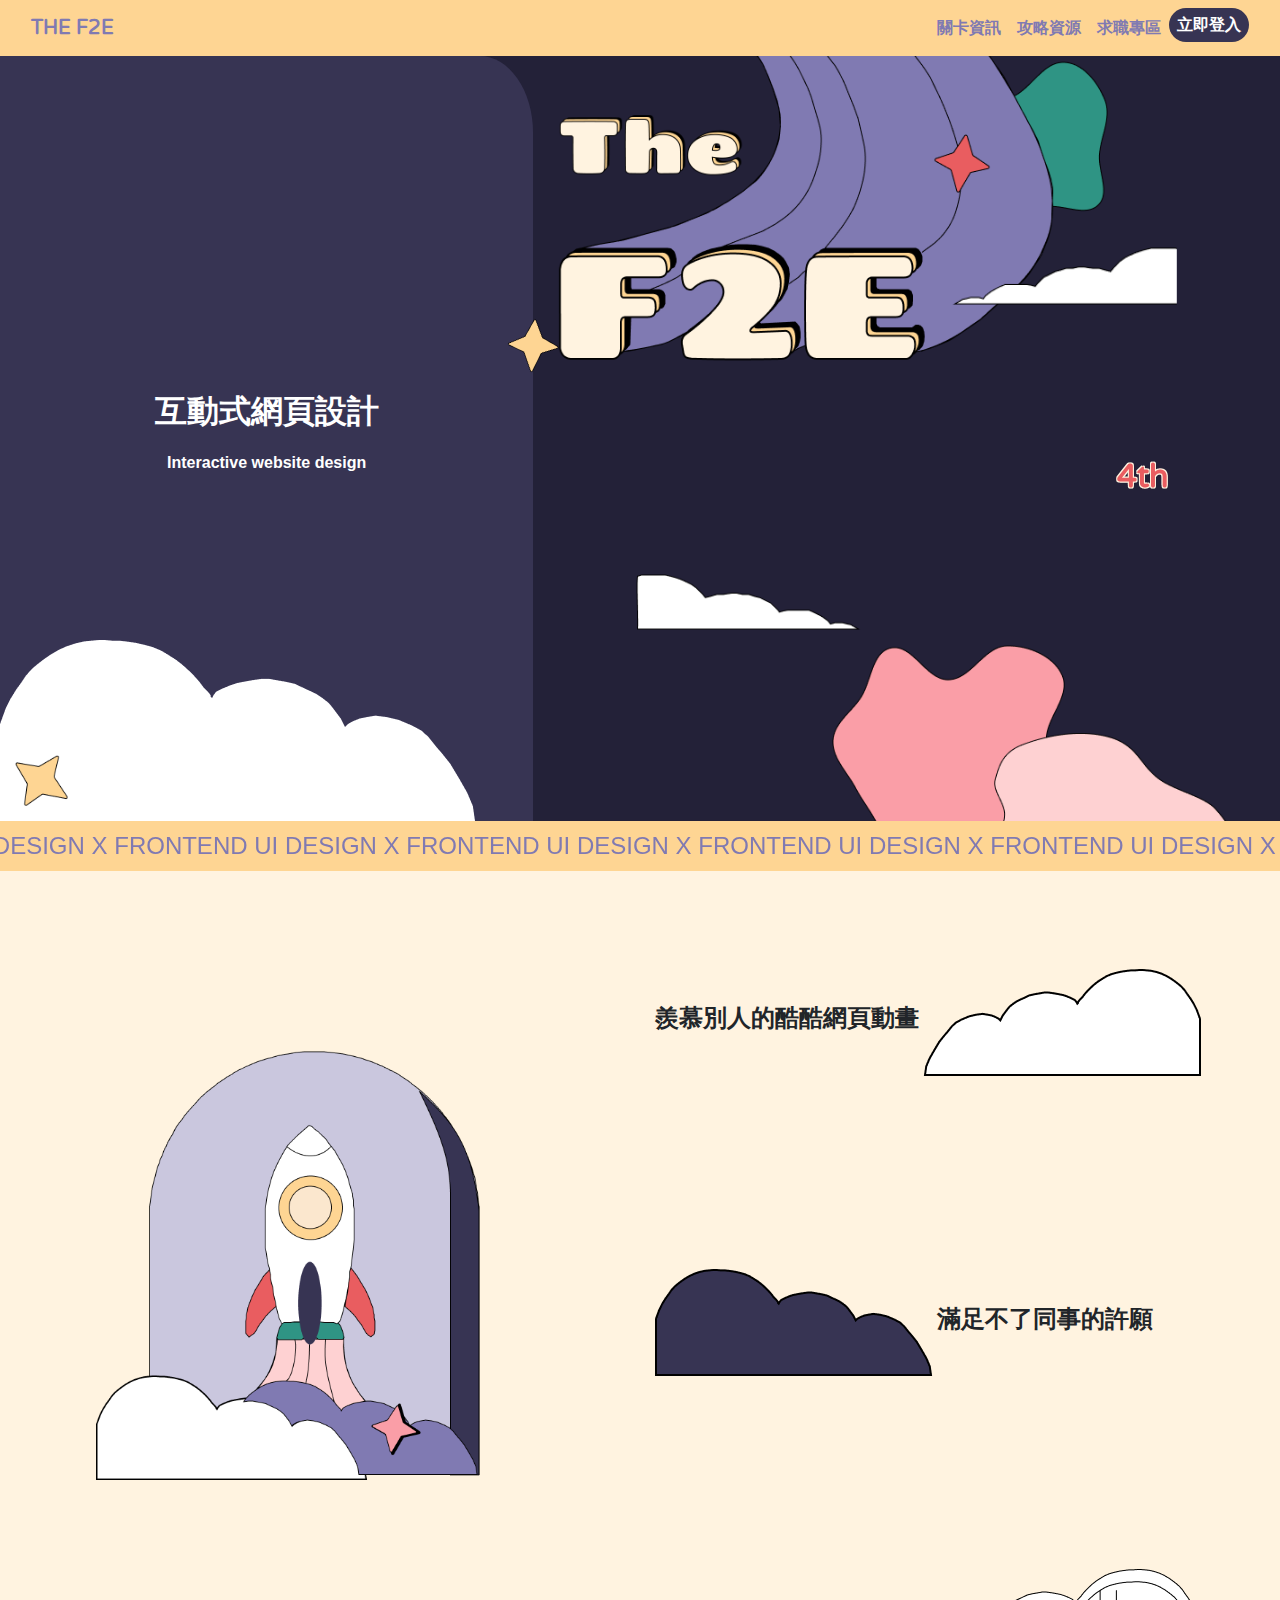
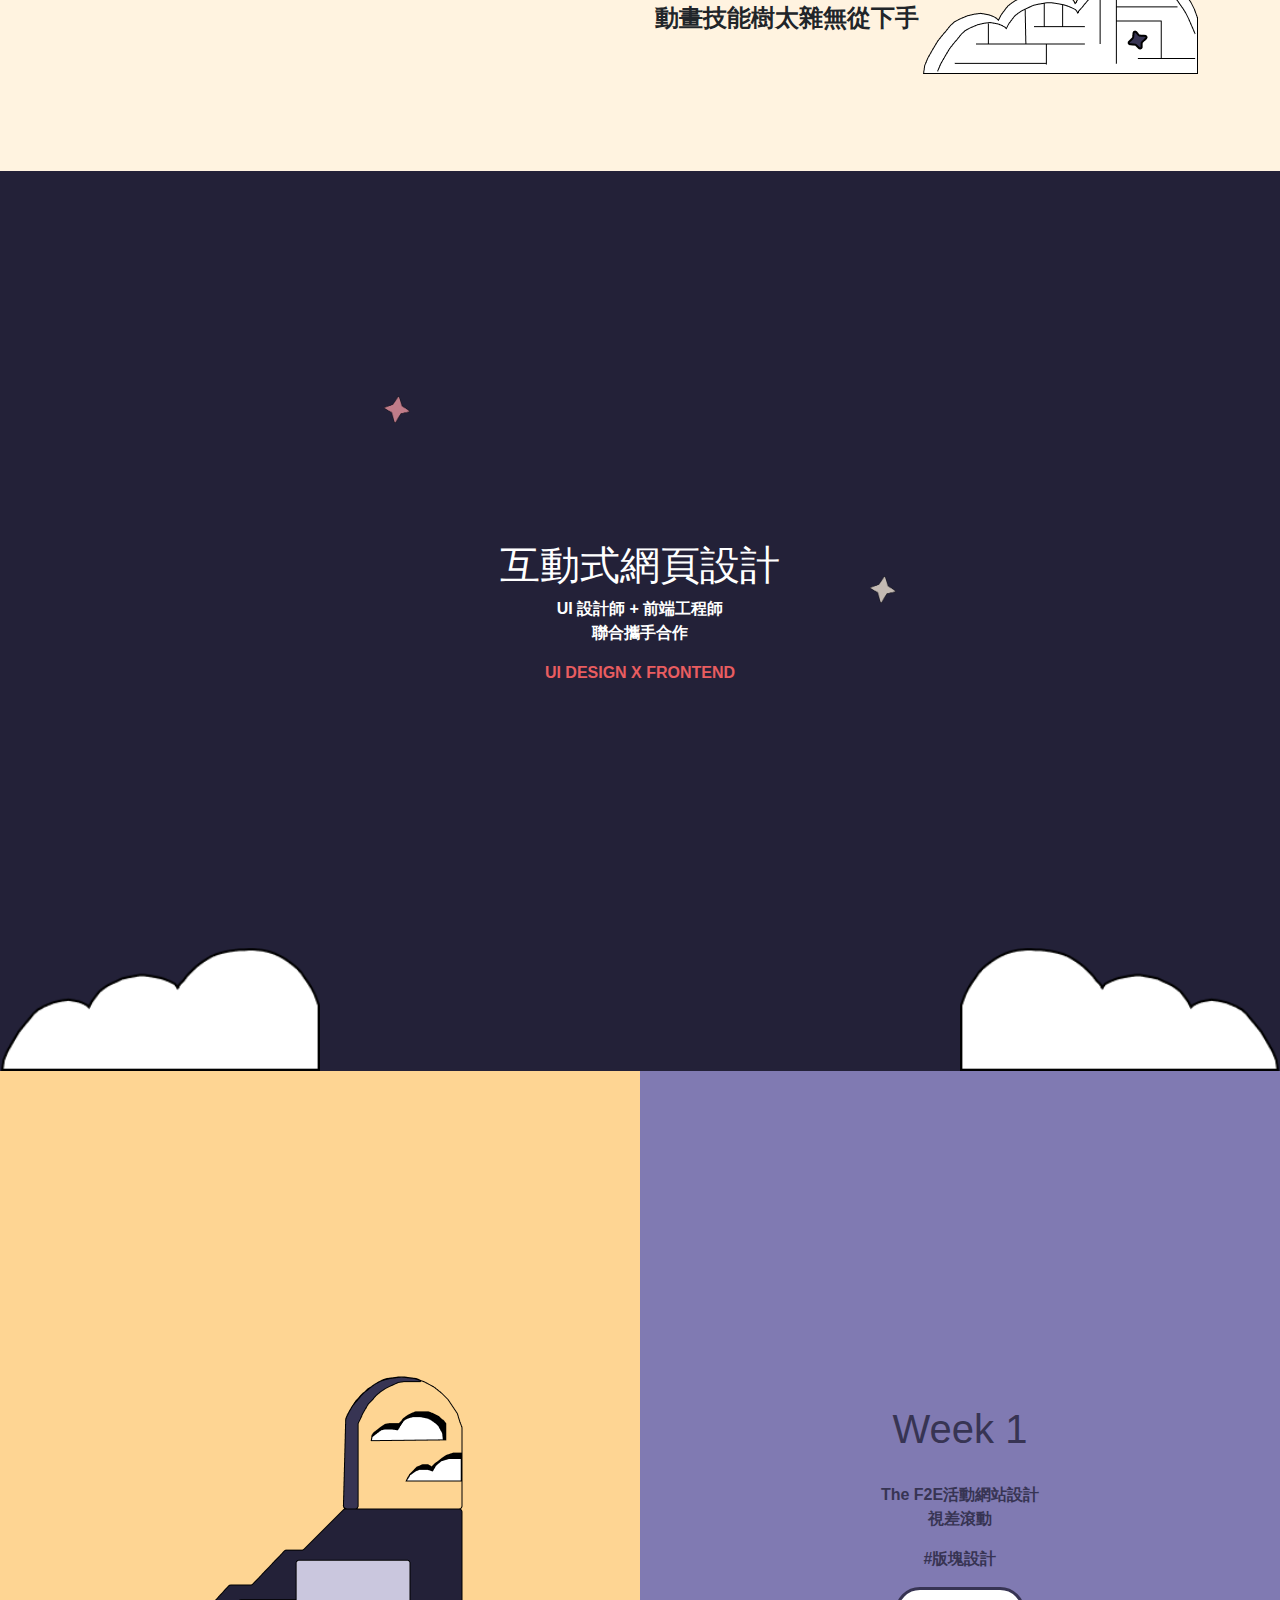
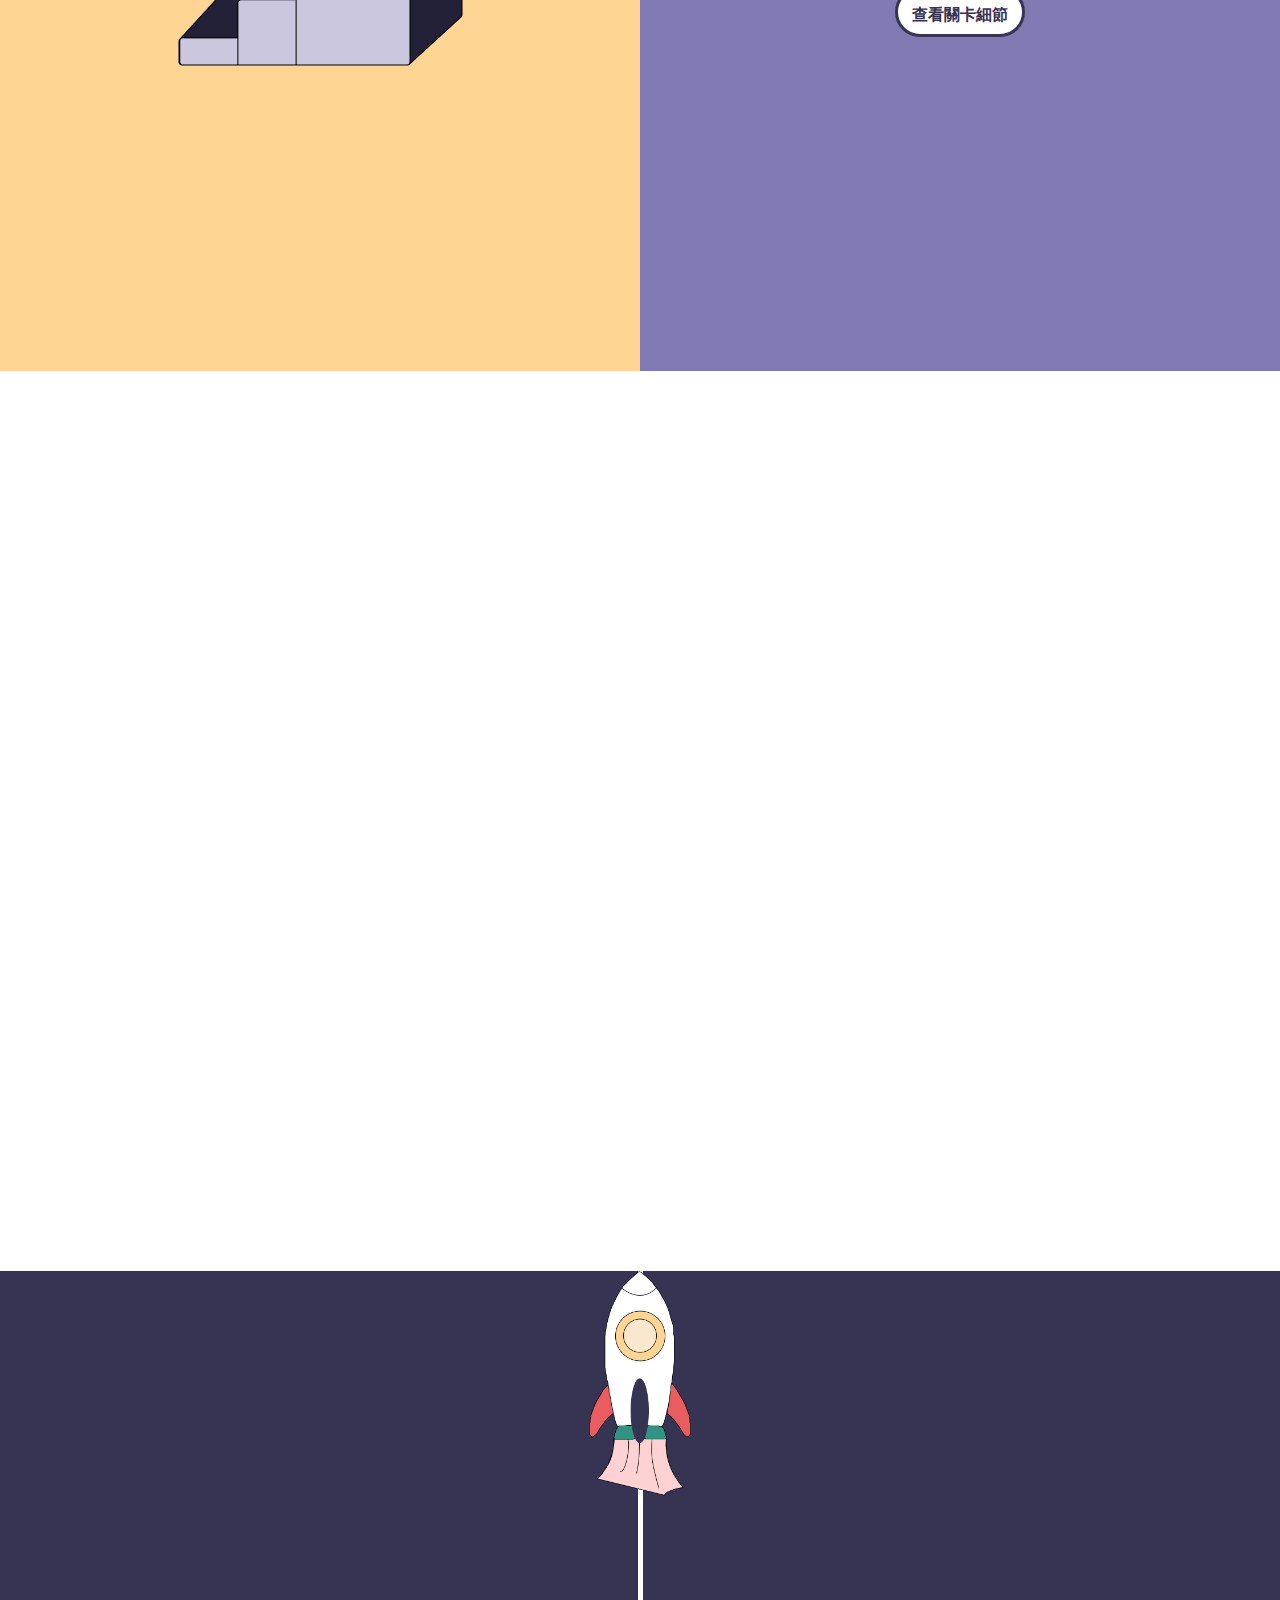
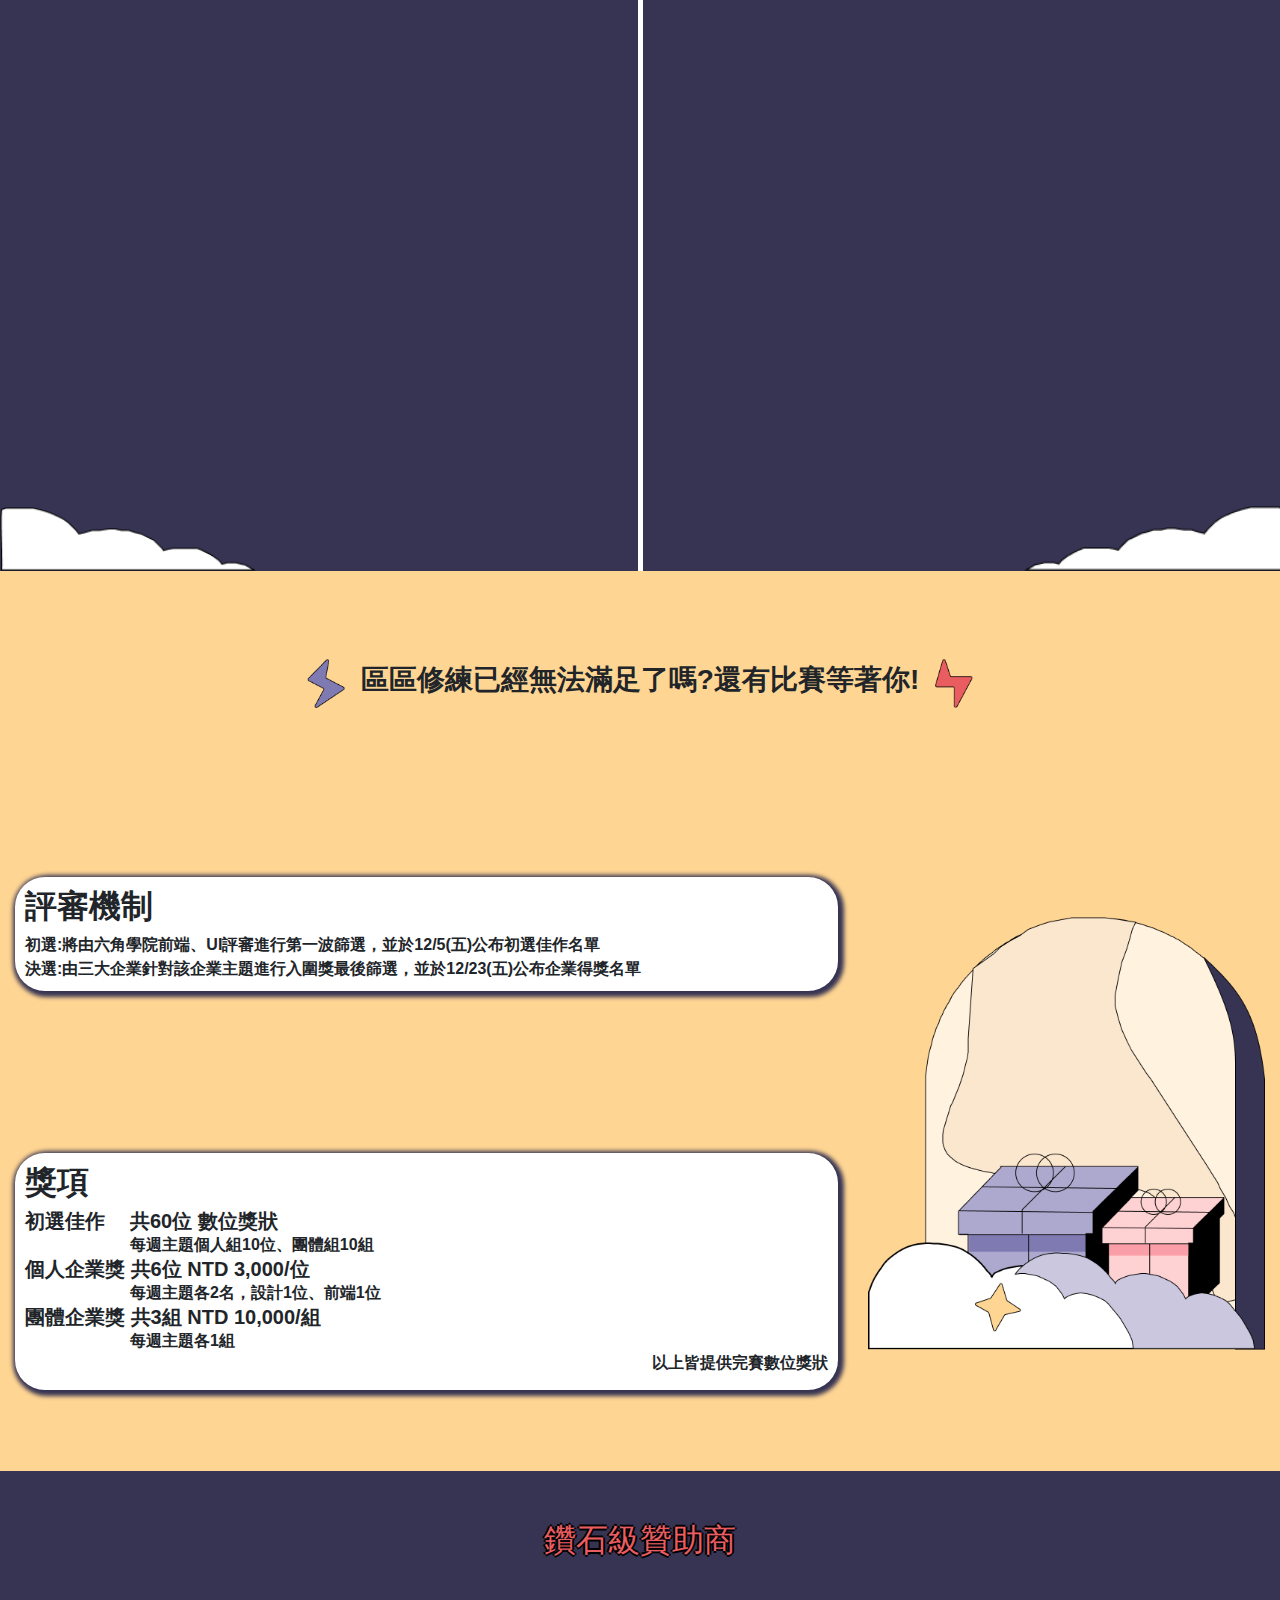
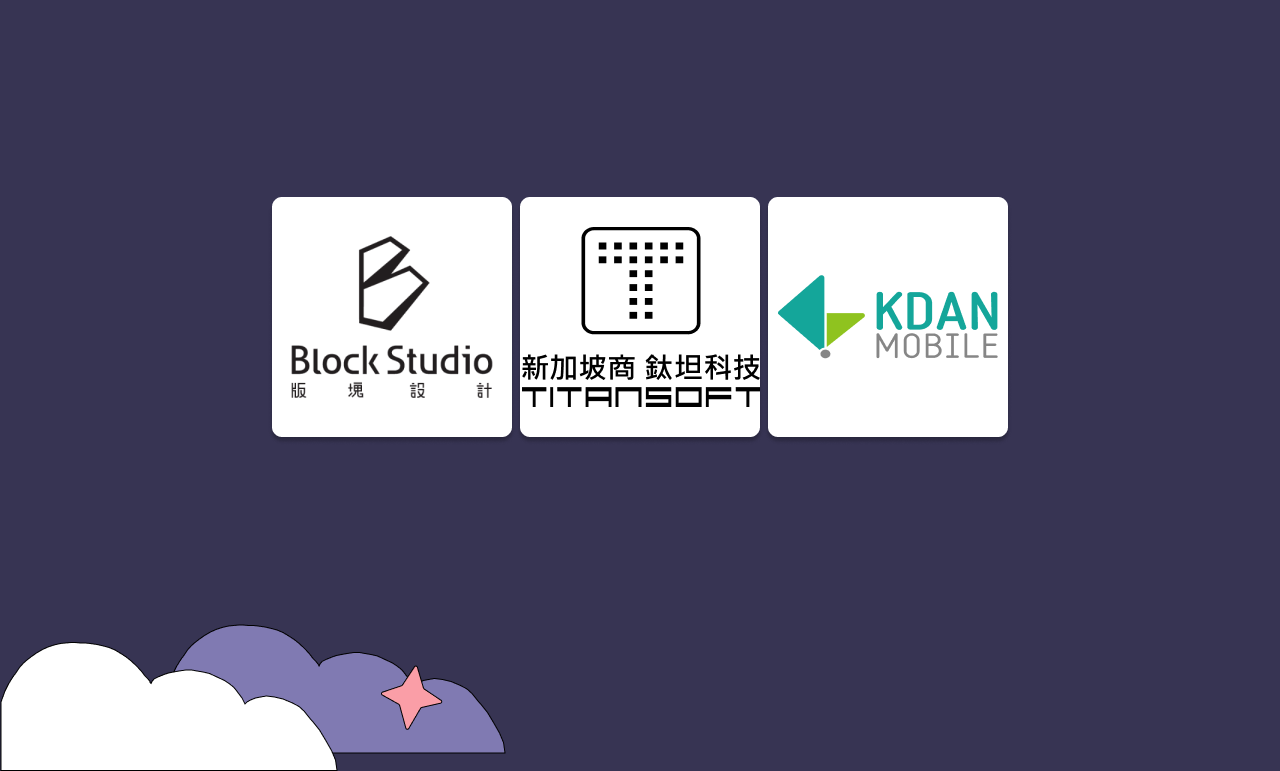
<file: index.html>
<!DOCTYPE html>
<html lang="en">

<head>
    <meta charset="UTF-8">
    <meta http-equiv="X-UA-Compatible" content="IE=edge">
    <meta name="viewport" content="width=device-width, initial-scale=1.0">
    <title>Week1 - The F2E 活動網站設計</title>
    <link rel="stylesheet" href="css/normalize.css">
    <link rel="stylesheet" href="css/bootstrap.min.css">
    <link rel="stylesheet" href="https://cdnjs.cloudflare.com/ajax/libs/font-awesome/6.2.1/css/all.min.css">
    <link rel="stylesheet" href="https://fonts.googleapis.com/css2?family=Varela+Round&display=swap" rel="stylesheet">
    <link rel="stylesheet" href="css/myStyle.css">

    <script src="js/jquery.min.js"></script>
    <script src="js/bootstrap.min.js"></script>
    <script src="js/gsap.min.js"></script>
    <script src="js/ScrollTrigger.min.js"></script>
    <script src="js/TextPlugin.min.js"></script>
</head>

<body>
    <!-- 第一頁 -->
    <nav class="navbar navbar-expand-lg">
        <div class="container-fluid">
            <a class="navbar-brand" href="#">THE F2E</a>
            <button class="navbar-toggler" type="button" data-toggle="collapse" data-target="#navbarNav"
                aria-controls="navbarNav" aria-expanded="false" aria-label="Toggle navigation">
                <span class="navbar-toggler-icon justify-content-lg-end"></span>
            </button>
            <div class="collapse navbar-collapse justify-content-lg-end" id="navbarNav">
                <!--justify-content-lg-end置右-->
                <ul class="navbar-nav">
                    <li class="nav-item active">
                        <a class="nav-link" href="#">關卡資訊 <span class="sr-only">(current)</span></a>
                    </li>
                    <li class="nav-item">
                        <a class="nav-link" href="#">攻略資源</a>
                    </li>
                    <li class="nav-item">
                        <a class="nav-link" href="#">求職專區</a>
                    </li>
                    <li class="nav-item">
                        <a class="nav-link logIn" href="#">立即登入</a>
                    </li>
                </ul>
            </div>

        </div>
    </nav>

    <div class="container-fluid content">
        <div class="row h-100">
            <div class="col-5 left">
                <div class="leftTitle">
                    <p class="title">互動式網頁設計</p>
                    <p>Interactive website design</p>
                </div>
                <img src="img/cloud.png" class="cloud img-fluid">
                <img src="img/star.png" class="star img-fluid">
            </div>
            <div class="col-7 right">
                <p class="fourth">4th</p>
                <img src="img/star.png" class="middleStar img-fluid">
                <img src="img/purpleRainbow.png" class="purpleRainbow img-fluid">
                <img src="img/the.png" class="the img-fluid">
                <img src="img/leftCloud.png" class="leftCloud img-fluid">
                <img src="img/rightCloud.png" class="rightCloud img-fluid">
                <img src="img/pinkBlock.png" class="pinkBlock img-fluid">
            </div>
        </div>
    </div>

    <div class="container-fluid footer">
        <div class="row">
            <div class="col-12 ">
                <ul class="loop">
                    <li>
                        <span> UI DESIGN X FRONTEND UI DESIGN X FRONTEND </span>
                        <span> UI DESIGN X FRONTEND UI DESIGN X FRONTEND </span>
                        <span> UI DESIGN X FRONTEND UI DESIGN X FRONTEND </span>
                        <span> UI DESIGN X FRONTEND UI DESIGN X FRONTEND </span>
                    </li>
                </ul>
            </div>
        </div>
    </div>

    <!-- 第二頁 -->
    <div class="container-fluid h-100 secondPage">
        <div class="row h-100">
            <div class="col-6 secondLeft">
                <img src="img/rocket.png" class="rocket">
            </div>
            <div class="col-6 secondRight d-flex flex-column justify-content-around">
                <div class="sOne">
                    <p>羨慕別人的酷酷網頁動畫</p>
                    <img src="img/secondCloud.png" class="secondCloud img-fluid">
                </div>
                <div class="sTwo">
                    <img src="img/secondBlackCloud.png" class="secondBlackCloud img-fluid">
                    <p>滿足不了同事的許願</p>
                </div>
                <div class="sThree">
                    <p>動畫技能樹太雜無從下手</p>
                    <img src="img/secondCombineCloud.png" class="secondCombineCloud img-fluid">
                </div>
            </div>
        </div>
    </div>

    <!-- 第三頁 -->
    <div class="container-fluid h-100 thirdPage">
        <div class="row h-100">
            <div class="col-12">
                <div class="article">
                    <h1>互動式網頁設計</h1>
                    <P class="clear">UI 設計師 + 前端工程師</P>
                    <p>聯合攜手合作</p>
                    <p class="textRed">UI DESIGN X FRONTEND</p>
                </div>
                <img src="img/secondCloud.png" class="thirdLeftCloud">
                <img src="img/secondCloud.png" class="thirdRightCloud">
                <img src="img/thirdStar.png" class="thirdStar">
                <img src="img/thirdStar2.png" class="thirdStar2">
            </div>
        </div>
    </div>

    <!-- 第四頁 -->
    <div class="fourthPage">
        <div class="fourContent">

            <div class="week week-left week-left-1 z-20">
                <img src="img/ladder.png" class="img-fluid">
            </div>
            <div class="week week-right week-right-1 z-20">
                <div class="woneArticle">
                    <h1>Week 1</h1>
                    <p class="clear">The F2E活動網站設計</p>
                    <p>視差滾動</p>
                    <p>#版塊設計</p>
                    <a href="#">查看關卡細節</a>
                </div>
            </div>
            <div class="week week-left week-left-2 z-10">
                <div class="wtwoArticle">
                    <h1>Week 2</h1>
                    <p class="clear">今晚，我想來點點簽</p>
                    <p>canvas</p>
                    <p>#凱細行動科技</p>
                    <a href="#">查看關卡細節</a>
                </div>
            </div>
            <div class="week week-right week-right-2 z-10">
                <img src="img/star.png" class="weekStar">
                <img src="img/cloud.png" class="weekCloud img-fluid">
            </div>
            <div class="week week-left week-left-3 z-0">
                <img src="img/wthreeRocket.png">
            </div>
            <div class="week week-right week-right-3 z-0">
                <div class="wthreeArticle">
                    <h1>Week 3</h1>
                    <p class="clear">Scrum 新手村</p>
                    <p>JS draggable</p>
                    <p>#新加坡商鈦坦科技</p>
                    <a href="#">查看關卡細節</a>
                </div>
            </div>

        </div>
    </div>

    <!-- 第五頁 -->
    <div class="container-fluid h-100 fifthPage">
        <div class="row h-100">
            <div class="col-12 d-flex justify-content-center">
                <!-- <i class="fas fa-star"></i> -->
                <img src="img/leftCloud.png" class="fifLeftCloud">
                <img src="img/rightCloud.png" class="fifRightCloud">

                <div class="fifScroll1 animation from-right fif">
                    <i class="fas fa-star trackStar1"></i><span class="fifOne">Sign up! 開放報名10/13(四)-11/6(日)</span>
                </div>
                <div class="fifScroll2 animation from-left fif">
                    <span class="fifTwo">Start! 各組別開賽，UI、團體組開賽為10/31</span><i class="fas fa-star trackStar2"></i>
                </div>
                <div class="fifScroll3 animation from-right fif">
                    <i class="fas fa-star trackStar3"></i><span class="fifThree">Upload! 登陸作品10/31(一)至11/28(一)</span>
                </div>
                <div class="fifScroll4 animation from-left fif">
                    <span class="fifFour">Stream! 線上直播，11/3-11/24(每週四)</span><i class="fas fa-star trackStar4"></i>
                </div>
                <img src="img/track.png" class="track">
                <img src="img/straightRocket.png" class="straightRocket">
            </div>
        </div>
    </div>

    <!-- 第六頁 -->
    <div class="container-fluid h-100 sixthPage">
        <div class="row h-25">
            <div class="col-12 d-flex justify-content-center align-items-center">
                <img src="img/purpleThunder.png" class="purpleThunder mx-3">
                <h3>區區修練已經無法滿足了嗎?還有比賽等著你!</h3>
                <img src="img/redThunder.png" class="redThunder mx-3">
            </div>
        </div>
        <div class="row h-75">
            <div class="col-8 d-flex flex-column justify-content-around align-items-center">
                <div class="judge">
                    <h2>評審機制</h2>
                    <p>初選:將由六角學院前端、UI評審進行第一波篩選，並於12/5(五)公布初選佳作名單</p>
                    <p>決選:由三大企業針對該企業主題進行入圍獎最後篩選，並於12/23(五)公布企業得獎名單</p>
                </div>
                <div class="prize">
                    <h2>獎項</h2>
                    <h5>初選佳作<span></span>共60位 數位獎狀</h5>
                    <p>每週主題個人組10位、團體組10組</p>
                    <h5>個人企業獎 共6位 NTD 3,000/位</h5>
                    <p>每週主題各2名，設計1位、前端1位</p>
                    <h5>團體企業獎 共3組 NTD 10,000/組</h5>
                    <p>每週主題各1組</p>
                    <h6 class="prizeEnd">以上皆提供完賽數位獎狀</h6>
                </div>
            </div>
            <div class="col-4 d-flex justify-content-center align-items-center">
                <img src="img/prize 35.png" class="prizePic img-fluid">
            </div>
        </div>
    </div>

    <!-- 第七頁 -->
    <div class="container-fluid h-100 seventhPage">
        <div class="row h-25">
            <div class="col-12">
                <h2>鑽石級贊助商</h2>
            </div>
        </div>
        <div class="row h-50">
            <div class="col-12 d-flex justify-content-center align-items-center">
                <img src="img/blockstudio.png">
                <img src="img/titan.png">
                <img src="img/kdan.png">
            </div>
        </div>
        <div class="row h-25">
            <div class="col-12">
                <img src="img/lastCloud.png" class="lastCloud img-fluid">
            </div>
        </div>
    </div>




    <script src="js/thef2e.js"></script>
</body>

</html>
</file>
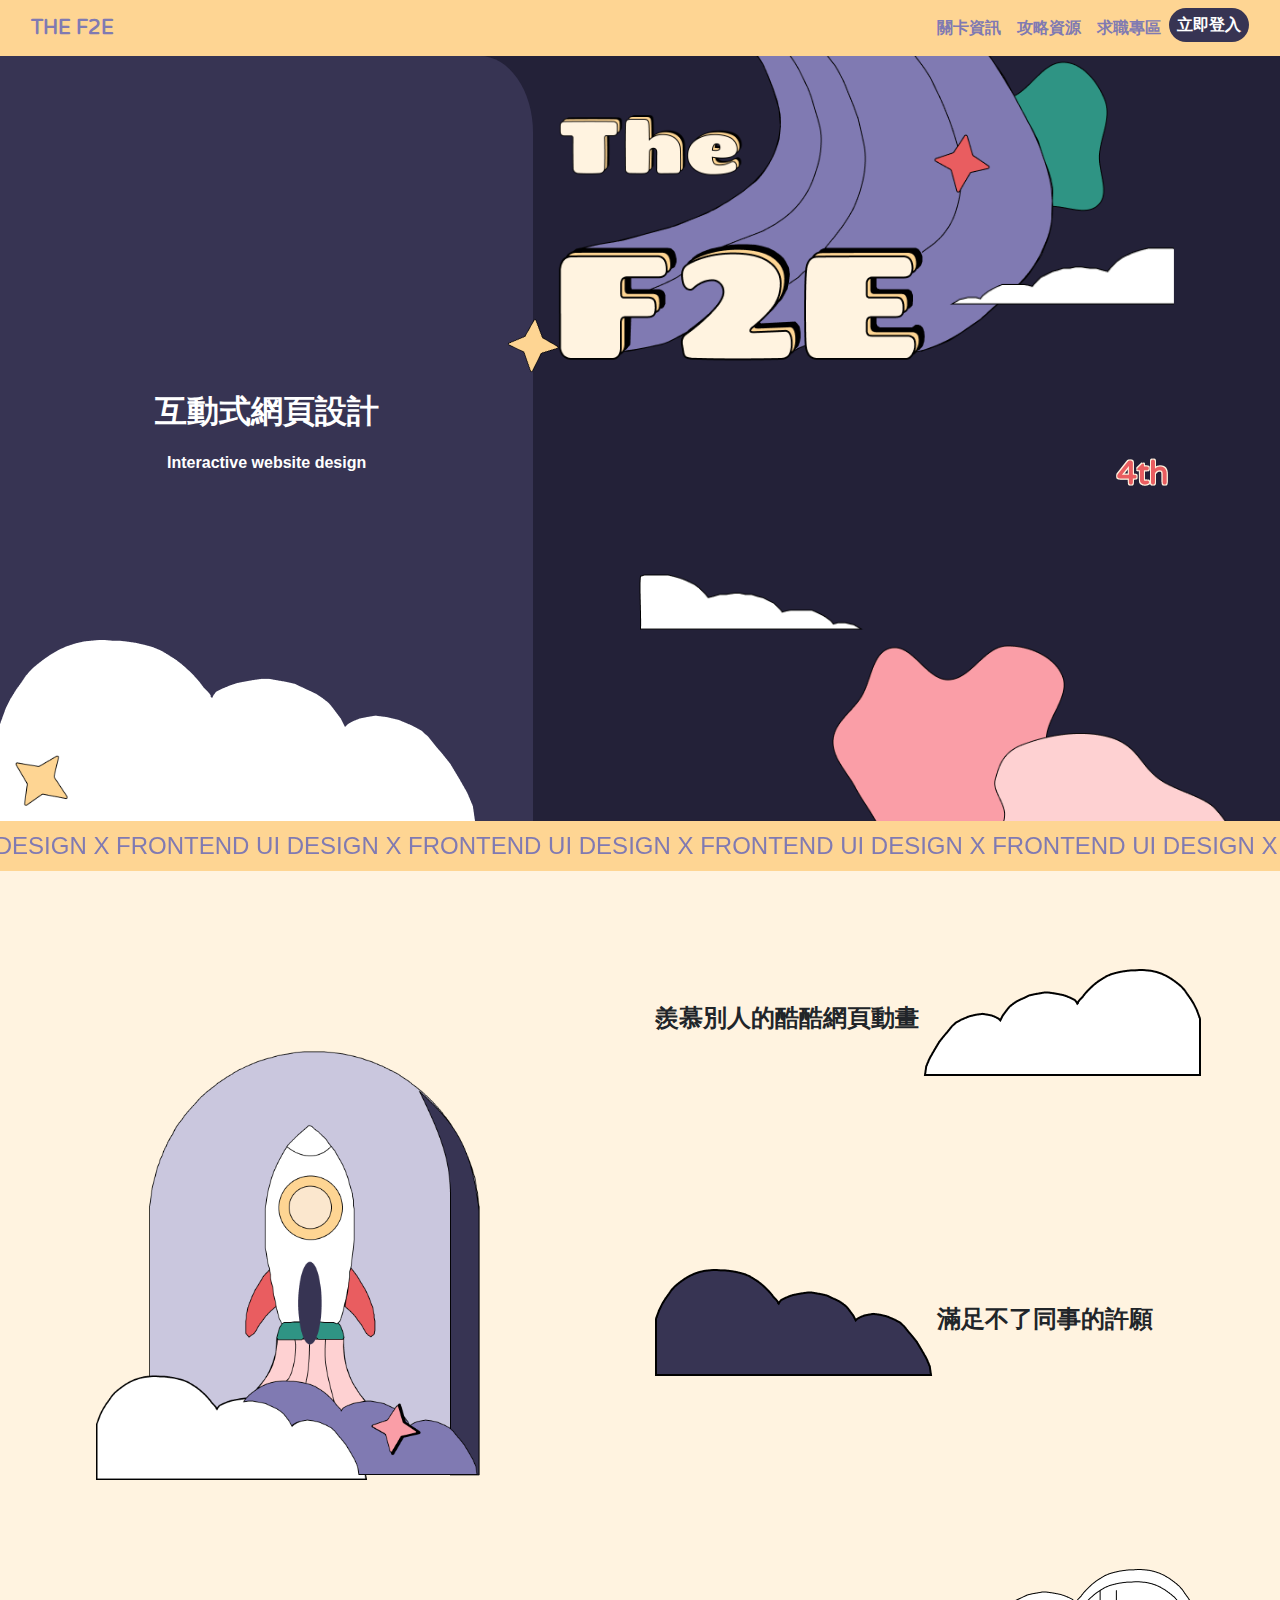
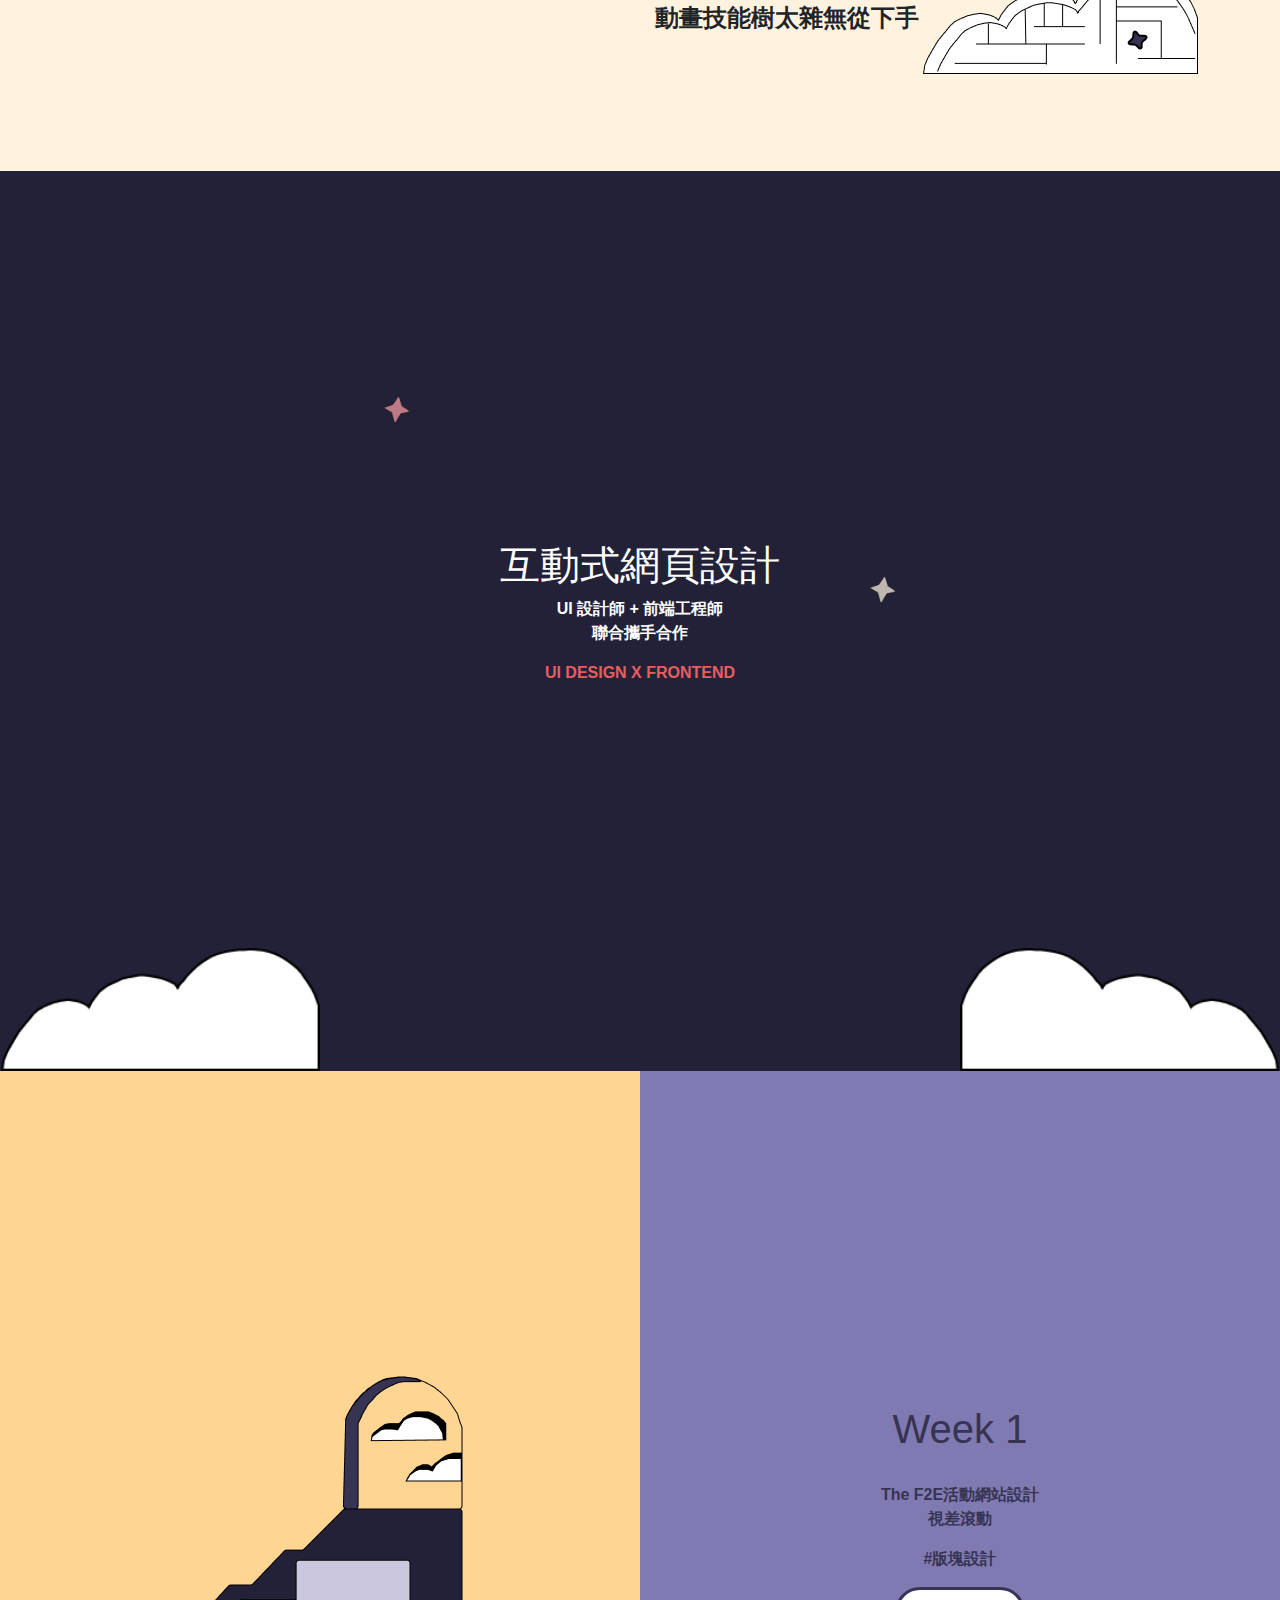
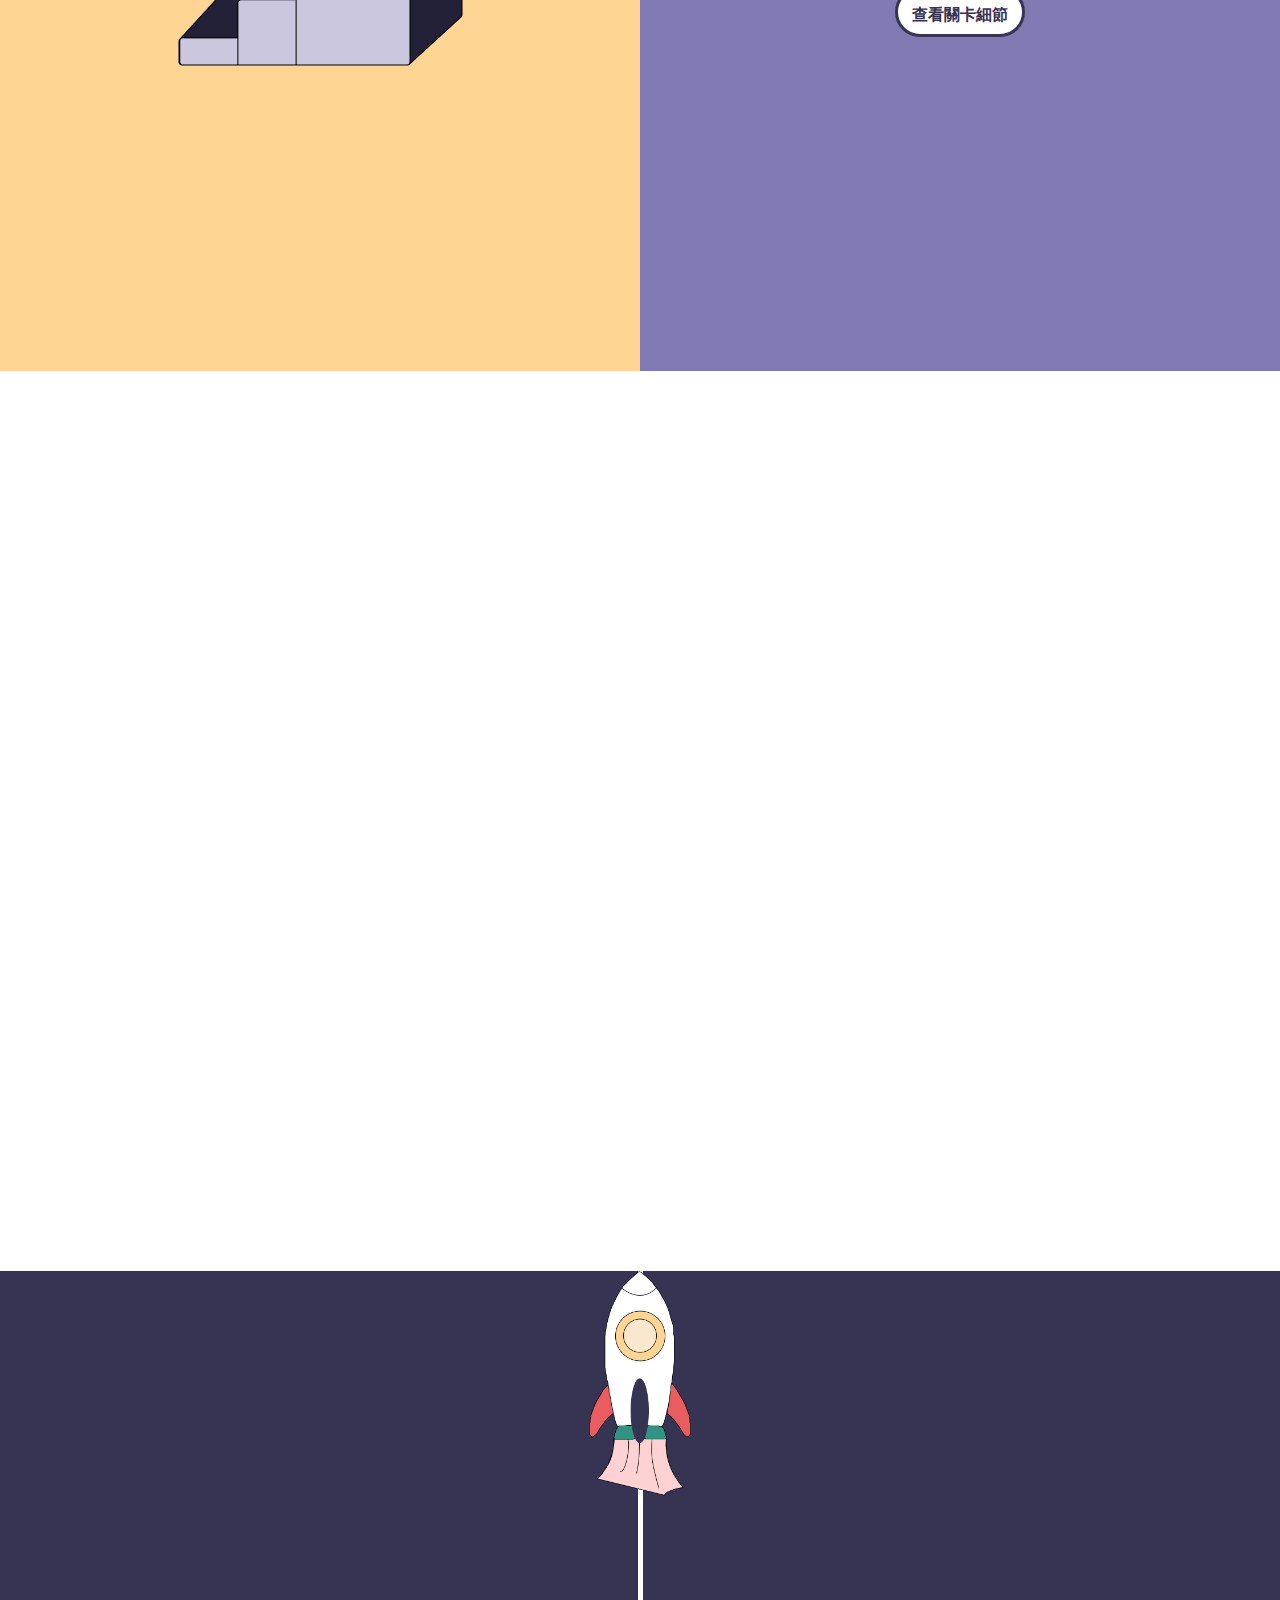
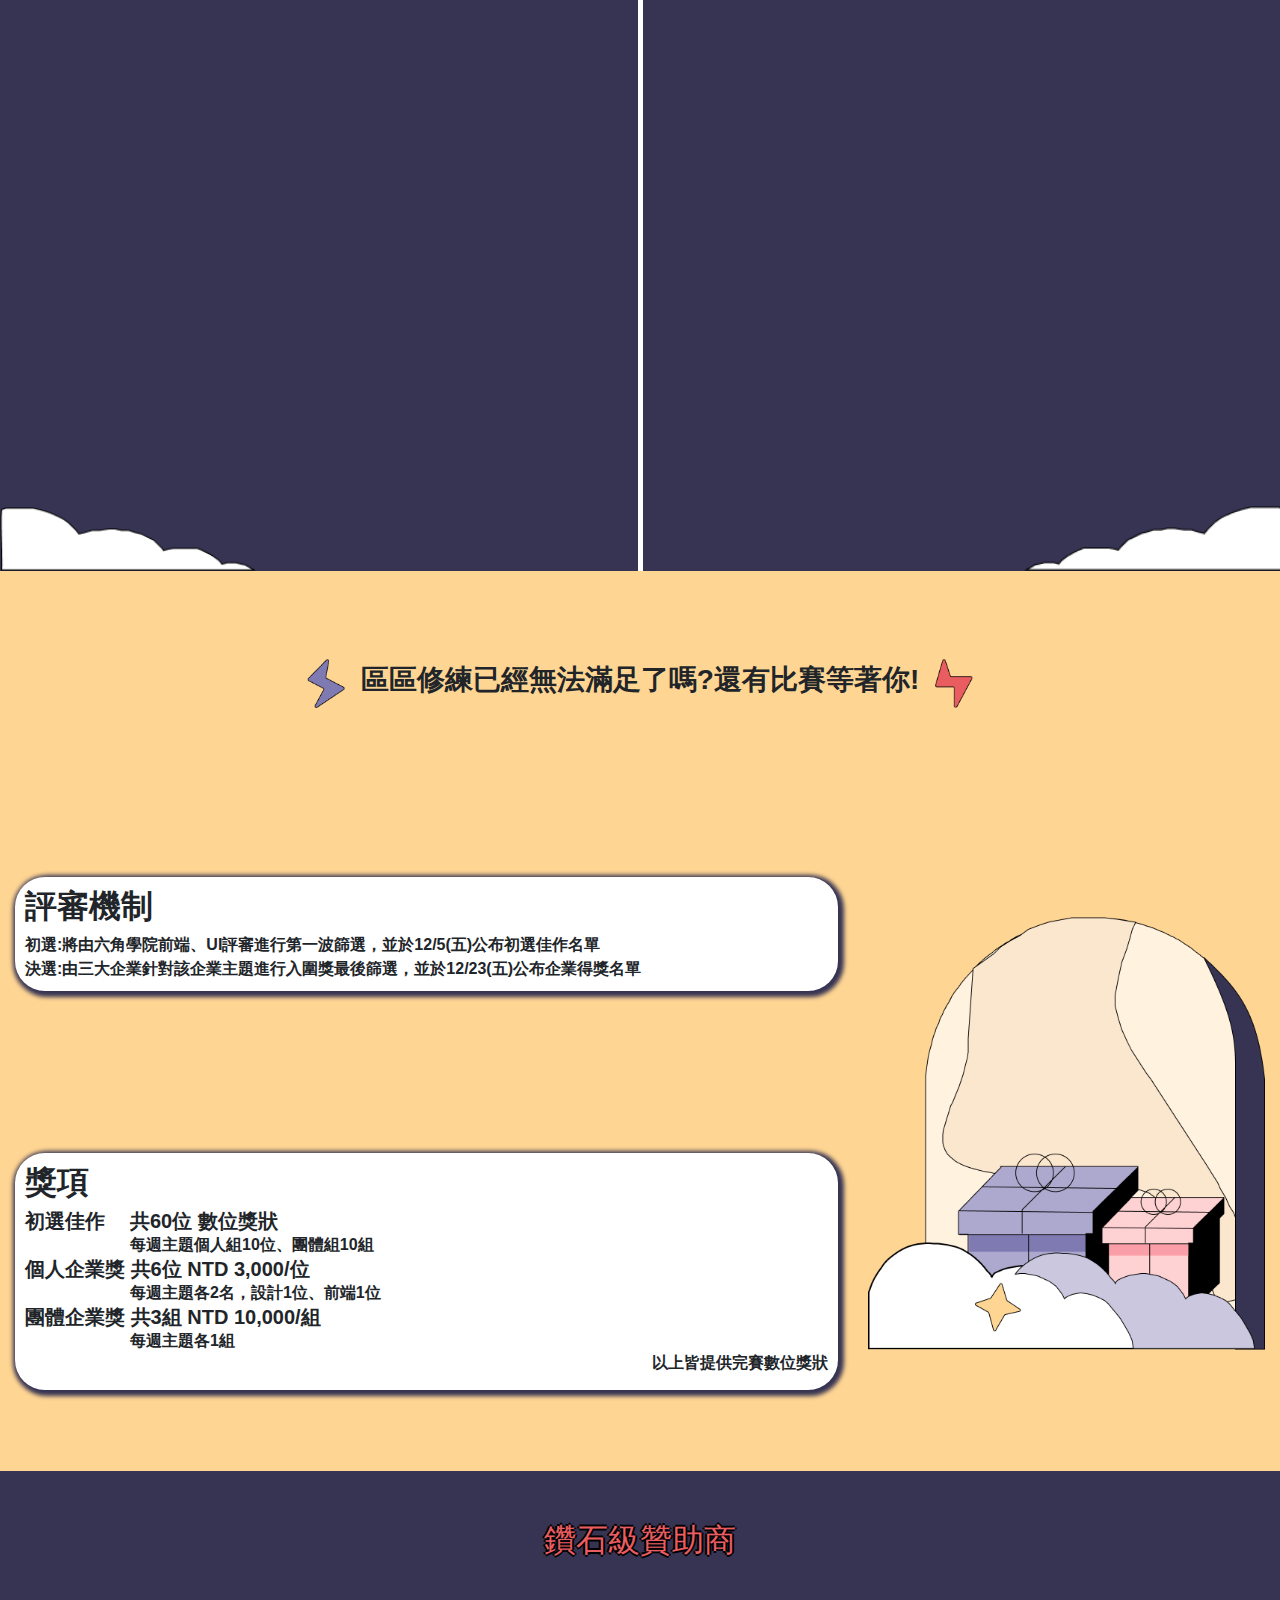
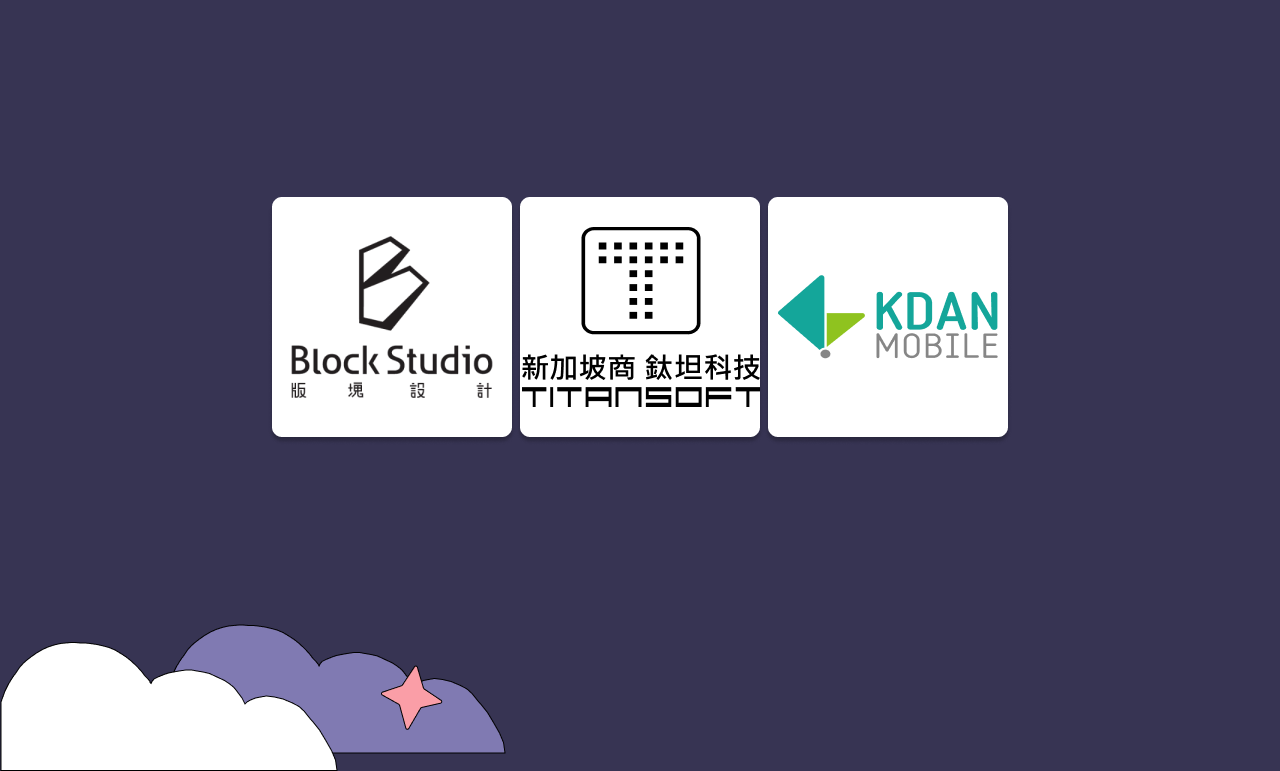
<file: revision.html>
<!DOCTYPE html>
<html lang="en">

<head>
    <meta charset="UTF-8">
    <meta http-equiv="X-UA-Compatible" content="IE=edge">
    <meta name="viewport" content="width=device-width, initial-scale=1.0">
    <title>The F2E 前端 & UI修練精神時光屋</title>
    <link rel="stylesheet" href="css/normalize.css">
    <link rel="stylesheet" href="css/bootstrap.min.css">
    <link rel="stylesheet" href="https://cdnjs.cloudflare.com/ajax/libs/font-awesome/6.2.1/css/all.min.css">
    <link rel="stylesheet" href="https://fonts.googleapis.com/css2?family=Varela+Round&display=swap" rel="stylesheet">
    <link rel="stylesheet" href="css/myStyle2.css">

    <script src="js/jquery.min.js"></script>
    <script src="js/bootstrap.min.js"></script>
    <script src="js/gsap.min.js"></script>
    <script src="js/ScrollTrigger.min.js"></script>
    <script src="js/TextPlugin.min.js"></script>
</head>

<body>
    <!-- 第一頁 -->
    <nav class="navbar navbar-expand-lg">
        <div class="container-fluid">
            <a class="navbar-brand" href="#">THE F2E</a>
            <button class="navbar-toggler" type="button" data-toggle="collapse" data-target="#navbarNav"
                aria-controls="navbarNav" aria-expanded="false" aria-label="Toggle navigation">
                <span class="navbar-toggler-icon justify-content-lg-end"></span>
            </button>
            <div class="collapse navbar-collapse justify-content-lg-end" id="navbarNav">
                <!--justify-content-lg-end置右-->
                <ul class="navbar-nav">
                    <li class="nav-item active">
                        <a class="nav-link" href="#">關卡資訊 <span class="sr-only">(current)</span></a>
                    </li>
                    <li class="nav-item">
                        <a class="nav-link" href="#">攻略資源</a>
                    </li>
                    <li class="nav-item">
                        <a class="nav-link" href="#">求職專區</a>
                    </li>
                    <li class="nav-item">
                        <a class="nav-link logIn" href="#">立即登入</a>
                    </li>
                </ul>
            </div>

        </div>
    </nav>

    <div class="container-fluid content">
        <div class="row h-100">
            <div class="col-5 left">
                <div class="leftTitle">
                    <p class="title">互動式網頁設計</p>
                    <p>Interactive website design</p>
                </div>
                <img src="img/cloud.png" class="cloud img-fluid">
                <img src="img/star.png" class="star img-fluid">
            </div>
            <div class="col-7 right">
                <p class="fourth">4th</p>
                <img src="img/star.png" class="middleStar img-fluid">
                <img src="img/purpleRainbow.png" class="purpleRainbow img-fluid">
                <img src="img/the.png" class="the img-fluid">
                <img src="img/leftCloud.png" class="leftCloud img-fluid">
                <img src="img/rightCloud.png" class="rightCloud img-fluid">
                <img src="img/pinkBlock.png" class="pinkBlock img-fluid">
            </div>
        </div>
    </div>

    <div class="container-fluid footer">
        <div class="row">
            <div class="col-12 ">
                <ul class="loop">
                    <li>
                        <span> UI DESIGN X FRONTEND UI DESIGN X FRONTEND </span>
                        <span> UI DESIGN X FRONTEND UI DESIGN X FRONTEND </span>
                        <span> UI DESIGN X FRONTEND UI DESIGN X FRONTEND </span>
                        <span> UI DESIGN X FRONTEND UI DESIGN X FRONTEND </span>
                    </li>
                </ul>
            </div>
        </div>
    </div>

    <!-- 第二頁 -->
    <div class="container-fluid h-100 secondPage">
        <div class="row h-100">
            <div class="col-6 secondLeft">
                <img src="img/rocket.png" class="rocket">
            </div>
            <div class="col-6 secondRight d-flex flex-column justify-content-around">
                <div class="sOne">
                    <p>羨慕別人的酷酷網頁動畫</p>
                    <img src="img/secondCloud.png" class="secondCloud img-fluid">
                </div>
                <div class="sTwo">
                    <img src="img/secondBlackCloud.png" class="secondBlackCloud img-fluid">
                    <p>滿足不了同事的許願</p>
                </div>
                <div class="sThree">
                    <p>動畫技能樹太雜無從下手</p>
                    <img src="img/secondCombineCloud.png" class="secondCombineCloud img-fluid">
                </div>
            </div>
        </div>
    </div>

    <!-- 第三頁 -->
    <div class="container-fluid h-100 thirdPage">
        <div class="row h-100">
            <div class="col-12">
                <div class="article">
                    <h1>互動式網頁設計</h1>
                    <P class="clear">UI 設計師 + 前端工程師</P>
                    <p>聯合攜手合作</p>
                    <p class="textRed">UI DESIGN X FRONTEND</p>
                </div>
                <img src="img/secondCloud.png" class="thirdLeftCloud">
                <img src="img/secondCloud.png" class="thirdRightCloud">
                <img src="img/thirdStar.png" class="thirdStar">
                <img src="img/thirdStar2.png" class="thirdStar2">
            </div>
        </div>
    </div>

    <!-- 第四頁 -->
    <div class="fourthPage">
        <div class="fourContent">

            <div class="week week-left week-left-1 z-20">
                <img src="img/ladder.png" class="img-fluid">
            </div>
            <div class="week week-right week-right-1 z-20">
                <div class="woneArticle">
                    <h1>Week 1</h1>
                    <p class="clear">The F2E活動網站設計</p>
                    <p>視差滾動</p>
                    <p>#版塊設計</p>
                    <a href="#">查看關卡細節</a>
                </div>
            </div>
            <div class="week week-left week-left-2 z-10">
                <div class="wtwoArticle">
                    <h1>Week 2</h1>
                    <p class="clear">今晚，我想來點點簽</p>
                    <p>canvas</p>
                    <p>#凱細行動科技</p>
                    <a href="#">查看關卡細節</a>
                </div>
            </div>
            <div class="week week-right week-right-2 z-10">
                <img src="img/star.png" class="weekStar">
                <img src="img/cloud.png" class="weekCloud img-fluid">
            </div>
            <div class="week week-left week-left-3 z-0">
                <img src="img/wthreeRocket.png">
            </div>
            <div class="week week-right week-right-3 z-0">
                <div class="wthreeArticle">
                    <h1>Week 3</h1>
                    <p class="clear">Scrum 新手村</p>
                    <p>JS draggable</p>
                    <p>#新加坡商鈦坦科技</p>
                    <a href="#">查看關卡細節</a>
                </div>
            </div>

        </div>
    </div>

    <!-- 第五頁 -->
    <div class="container-fluid h-100 fifthPage">
        <div class="row h-100">
            <div class="col-12 d-flex justify-content-center">
                <!-- <i class="fas fa-star"></i> -->
                <img src="img/leftCloud.png" class="fifLeftCloud">
                <img src="img/rightCloud.png" class="fifRightCloud">

                <div class="fifScroll1 animation from-right fif">
                    <i class="fas fa-star trackStar1"></i><span class="fifOne">Sign up! 開放報名10/13(四)-11/6(日)</span>
                </div>
                <div class="fifScroll2 animation from-left fif">
                    <span class="fifTwo">Start! 各組別開賽，UI、團體組開賽為10/31</span><i class="fas fa-star trackStar2"></i>
                </div>
                <div class="fifScroll3 animation from-right fif">
                    <i class="fas fa-star trackStar3"></i><span class="fifThree">Upload! 登陸作品10/31(一)至11/28(一)</span>
                </div>
                <div class="fifScroll4 animation from-left fif">
                    <span class="fifFour">Stream! 線上直播，11/3-11/24(每週四)</span><i class="fas fa-star trackStar4"></i>
                </div>
                <img src="img/track.png" class="track">
                <img src="img/straightRocket.png" class="straightRocket">
            </div>
        </div>
    </div>

    <!-- 第六頁 -->
    <div class="container-fluid h-100 sixthPage">
        <div class="row h-25">
            <div class="col-12 d-flex justify-content-center align-items-center">
                <img src="img/purpleThunder.png" class="purpleThunder mx-3">
                <h3>區區修練已經無法滿足了嗎?還有比賽等著你!</h3>
                <img src="img/redThunder.png" class="redThunder mx-3">
            </div>
        </div>
        <div class="row h-75">
            <div class="col-8 d-flex flex-column justify-content-around align-items-center">
                <div class="judge">
                    <h2>評審機制</h2>
                    <p>初選:將由六角學院前端、UI評審進行第一波篩選，並於12/5(五)公布初選佳作名單</p>
                    <p>決選:由三大企業針對該企業主題進行入圍獎最後篩選，並於12/23(五)公布企業得獎名單</p>
                </div>
                <div class="prize">
                    <h2>獎項</h2>
                    <h5>初選佳作<span></span>共60位 數位獎狀</h5>
                    <p>每週主題個人組10位、團體組10組</p>
                    <h5>個人企業獎 共6位 NTD 3,000/位</h5>
                    <p>每週主題各2名，設計1位、前端1位</p>
                    <h5>團體企業獎 共3組 NTD 10,000/組</h5>
                    <p>每週主題各1組</p>
                    <h6 class="prizeEnd">以上皆提供完賽數位獎狀</h6>
                </div>
            </div>
            <div class="col-4 d-flex justify-content-center align-items-center">
                <img src="img/prize 35.png" class="prizePic img-fluid">
            </div>
        </div>
    </div>

    <!-- 第七頁 -->
    <div class="container-fluid h-100 seventhPage">
        <div class="row h-25">
            <div class="col-12">
                <h2>鑽石級贊助商</h2>
            </div>
        </div>
        <div class="row h-50">
            <div class="col-12 d-flex justify-content-center align-items-center">
                <img src="img/blockstudio.png">
                <img src="img/titan.png">
                <img src="img/kdan.png">
            </div>
        </div>
        <div class="row h-25">
            <div class="col-12">
                <img src="img/lastCloud.png" class="lastCloud img-fluid">
            </div>
        </div>
    </div>




    <script src="js/thef2e.js"></script>
</body>

</html>
</file>
<file: css/myStyle.css>
body,
html {
  height: 100vh;
}

.navbar {
  background: #FED593;
}

.navbar-toggler {
  /*保留原本menu的btn樣式*/
  border-color: rgba(0, 0, 0, .1);
}

.navbar-toggler-icon {
  /*保留原本menu的btn樣式*/
  background-image: url("data:image/svg+xml,%3csvg xmlns='http://www.w3.org/2000/svg' width='30' height='30' viewBox='0 0 30 30'%3e%3cpath stroke='rgba%280, 0, 0, 0.5%29' stroke-linecap='round' stroke-miterlimit='10' stroke-width='2' d='M4 7h22M4 15h22M4 23h22'/%3e%3c/svg%3e") !important;
  display: inline-block;
  width: 1.5em;
  height: 1.5em;
  vertical-align: middle;
  content: "";
  background: 50%/100% 100% no-repeat;
}

.navbar a {
  color: #807AB2;
  font-family: 'Varela Round';
  font-weight: bold;
}

.logIn {
  background: #373453;
  color: white !important;
  padding: 5px;
  border-radius: 20px;
  display: inline-block;
  /*RWD時的樣式*/
}

.logIn:hover {
  background: #807AB2;
  text-decoration: none;
}

/*----------header結束----------*/

.content {
  background: #232138;
  height: 85%;
}

.left {
  position: relative;
  background: #373453;
  color: white;
  border-radius: 0 10% 0 0;
}

.leftTitle {
  position: absolute;
  left: 50%;
  top: 50%;
  transform: translate(-50%, -50%);
  text-align: center;
  font-weight: 700;
}

.title {
  font-size: xx-large;
}

.cloud,
.star {
  position: absolute;
}

.cloud {
  left: 0;
  bottom: 0;
}

.star {
  width: 10%;
  left: 15px;
  bottom: 15px;
}

/*----------firstLeftContent結束----------*/

.right {
  position: relative;
}

.fourth,
.middleStar,
.purpleRainbow,
.the,
.f2e,
.leftCloud,
.rightCloud,
.pinkBlock {
  position: absolute;
}

.fourth {
  top: 50%;
  right: 15%;
  color: #E95D60;
  margin: 0;
  font-size: xx-large;
  font-weight: 900;
  font-family: 'Varela Round';
  text-shadow: 1px 1px #FFF3E0, -1px -1px #FFF3E0, 1px -1px #FFF3E0, -1px 1px #FFF3E0;
  /*空心字*/
}

.middleStar {
  width: 6%;
  top: 35%;
  left: -3%;
  rotate: 60deg;
}

.purpleRainbow {
  width: 75%;
}

.the {
  width: 25%;
  top: 40px;
  left: 25px;
}

.leftCloud {
  width: 30%;
  left: 0;
  bottom: 25%;
}

.rightCloud {
  width: 30%;
  top: 25%;
  right: 0;
}

.pinkBlock {
  width: 55%;
  right: 5%;
  bottom: 0;
}

/*----------firstRightContent結束----------*/

.footer {
  background: #FED593;
  overflow: hidden;
}

.loop {
  list-style: none;
  color: #807AB2;
  white-space: nowrap;
  text-align: center;
  font-size: x-large;
  margin: 0;
  padding: 0;
  line-height: 50px;
}

/*----------firstPage結束----------*/

.secondPage {
  background: #FFF3E0;
}

.secondLeft,
.secondRight {
  position: relative;
}

.rocket {
  position: absolute;
}

.rocket {
  width: 60%;
  top: 20%;
  left: 15%;
}

.sOne p,
.sTwo p,
.sThree p {
  display: inline-block;
  font-size: x-large;
  font-weight: bold;
}

.secondCloud {
  transform: scaleX(-1);
  /*水平翻轉*/
}

/*----------secondPage結束----------*/

.thirdPage {
  background: #232138;
  color: white;
  text-align: center;
}

.article,
.thirdLeftCloud,
.thirdRightCloud,
.thirdStar,
.thirdStar2 {
  position: absolute;
}

.article {
  left: 50%;
  top: 50%;
  transform: translate(-50%, -50%);
  font-weight: bold;
}

.thirdLeftCloud {
  transform: scaleX(-1);
  width: 25%;
  left: 0;
  bottom: 0;
}

.thirdRightCloud {
  width: 25%;
  right: 0;
  bottom: 0;
}

.thirdStar {
  width: 2%;
  top: 25%;
  left: 30%;
}

.thirdStar2 {
  width: 2%;
  top: 45%;
  right: 30%;
}

.clear {
  margin: 0;
}

.textRed {
  color: #E95D60;
}

/*----------thirdPage結束----------*/

.fourContent {
  position: relative;
  display: flex;
  height: 100vh;
  overflow: hidden;
}

.week {
  position: absolute;
  width: 50%;
  height: 100%;
  display: flex;
  justify-content: center;
  align-items: center;
  text-align: center;
  color: #373453;
  font-weight: bold;
}

.z-0 {
  z-index: 0;
}

.z-10 {
  z-index: 10;
}

.z-20 {
  z-index: 20;
}

.week-left {
  left: 0;
}

.week-right {
  right: 0;
}

.week-left-1 {
  background: #FED593;
}

.week-right-1 {
  background: #807AB2;
}

.week-left-2 {
  background: #CAC7DE;
}

.week-right-2 {
  background: #FED1D2;
}

.week-left-3 {
  background: #2F9484;
}

.week-right-3 {
  background: #E95D60;
}

.woneArticle h1,
.wtwoArticle h1,
.wthreeArticle h1 {
  margin-bottom: 30px;
}

.woneArticle a,
.wtwoArticle a,
.wthreeArticle a {
  text-decoration: none;
  display: block;
  width: 130px;
  height: 50px;
  margin: auto;
  line-height: 50px;
  background: white;
  border-radius: 30px;
  color: #373453;
  border: 3px solid #373453;
}

.woneArticle a:hover,
.wtwoArticle a:hover,
.wthreeArticle a:hover {
  background: #373453;
  color: white;
}

.weekCloud,
.weekStar {
  position: absolute;
}

.weekCloud {
  left: 0;
  bottom: 0;
}

.weekStar {
  width: 6%;
}

/*----------fourthPage結束----------*/

.fifthPage {
  background: #373453;
  position: relative;
}

.track {
  width: 5px;
}

.straightRocket,
.fifLeftCloud,
.fifRightCloud,
.fif {
  position: absolute;
}

.straightRocket {
  width: 8%;
}

.fifLeftCloud {
  width: 20%;
  left: 0;
  bottom: 0;
}

.fifRightCloud {
  width: 20%;
  right: 0;
  bottom: 0;
}

.fif span {
  color: white;
}

.fif i {
  margin: 0 10px;
  font-size: 20px;
}

.fifScroll1 {
  left: 55%;
  top: 40%;
}

.fifScroll2 {
  right: 55%;
  top: 50%;
}

.fifScroll3 {
  left: 55%;
  top: 60%;
}

.fifScroll4 {
  right: 55%;
  top: 70%;
}

.trackStar1 {
  color: #FED593;
}

.trackStar2 {
  color: #2F9484;
}

.trackStar3 {
  color: #807AB2;
}

.trackStar4 {
  color: #FA9EA7;
}

/*----------fifthPage結束----------*/

.sixthPage {
  background: #FED593;
}

.sixthPage h3 {
  font-weight: bold;
}

.purpleThunder,
.redThunder {
  width: 3%;
}

.judge,
.prize {
  background: white;
  border-radius: 30px;
  padding: 10px;
  box-shadow: 2px 2px 4px 4px #373453;
  width: inherit;
}

.judge p,
.prize p,
.prize h5 {
  margin: 0;
}

.judge,
.prize,
.judge h2,
.prize h2,
.prize h5,
.prize h6 {
  font-weight: bold;
}

.prize p {
  padding: 0 0 0 105px;
}

.prize span {
  padding: 0 15px 0 10px;
}

.prizeEnd {
  text-align: end;
}

/*----------sixthPage結束----------*/

.seventhPage {
  background: #373453;
  position: relative;
}

.seventhPage h2 {
  margin: 0 auto;
  color: #E95D60;
  text-align: center;
  padding: 50px 0;
  text-shadow: -2px 0 black, 0 2px black, 2px 0 black, 0 -2px black;
}

.lastCloud {
  position: absolute;
  left: 0;
  bottom: 0;
}
</file>
<file: css/myStyle2.css>
body,
html {
  height: 100vh;
}

.navbar {
  background: #FED593;
}

.navbar-toggler {
  /*保留原本menu的btn樣式*/
  border-color: rgba(0, 0, 0, .1);
}

.navbar-toggler-icon {
  /*保留原本menu的btn樣式*/
  background-image: url("data:image/svg+xml,%3csvg xmlns='http://www.w3.org/2000/svg' width='30' height='30' viewBox='0 0 30 30'%3e%3cpath stroke='rgba%280, 0, 0, 0.5%29' stroke-linecap='round' stroke-miterlimit='10' stroke-width='2' d='M4 7h22M4 15h22M4 23h22'/%3e%3c/svg%3e") !important;
  display: inline-block;
  width: 1.5em;
  height: 1.5em;
  vertical-align: middle;
  content: "";
  background: 50%/100% 100% no-repeat;
}

.navbar a {
  color: #807AB2;
  font-family: 'Varela Round';
  font-weight: bold;
}

.logIn {
  background: #373453;
  color: white !important;
  padding: 5px;
  border-radius: 20px;
  display: inline-block;
  /*RWD時的樣式*/
}

.logIn:hover {
  background: #807AB2;
  text-decoration: none;
}

/*----------header結束----------*/

.content {
  background: #232138;
  height: 85%;
}

.left {
  position: relative;
  background: #373453;
  color: white;
  border-radius: 0 10% 0 0;
}

.leftTitle {
  position: absolute;
  left: 50%;
  top: 50%;
  transform: translate(-50%, -50%);
  text-align: center;
  font-weight: 700;
}

.title {
  font-size: xx-large;
}

.cloud,
.star {
  position: absolute;
}

.cloud {
  left: 0;
  bottom: 0;
}

.star {
  width: 10%;
  left: 15px;
  bottom: 15px;
}

/*----------firstLeftContent結束----------*/

.right {
  position: relative;
}

.fourth,
.middleStar,
.purpleRainbow,
.the,
.f2e,
.leftCloud,
.rightCloud,
.pinkBlock {
  position: absolute;
}

.fourth {
  top: 50%;
  right: 15%;
  color: #E95D60;
  margin: 0;
  font-size: xx-large;
  font-weight: 900;
  font-family: 'Varela Round';
  text-shadow: 1px 1px #FFF3E0, -1px -1px #FFF3E0, 1px -1px #FFF3E0, -1px 1px #FFF3E0;
  /*空心字*/
}

.middleStar {
  width: 6%;
  top: 35%;
  left: -3%;
  rotate: 60deg;
}

.purpleRainbow {
  width: 75%;
}

.the {
  width: 25%;
  top: 40px;
  left: 25px;
}

.leftCloud {
  width: 30%;
  left: 0;
  bottom: 25%;
}

.rightCloud {
  width: 30%;
  top: 25%;
  right: 0;
}

.pinkBlock {
  width: 55%;
  right: 5%;
  bottom: 0;
}

/*----------firstRightContent結束----------*/

.footer {
  background: #FED593;
  overflow: hidden;
}

.loop {
  list-style: none;
  color: #807AB2;
  white-space: nowrap;
  text-align: center;
  font-size: x-large;
  margin: 0;
  padding: 0;
  line-height: 50px;
}

/*----------firstPage結束----------*/

.secondPage {
  background: #FFF3E0;
}

.secondLeft,
.secondRight {
  position: relative;
}

.rocket {
  position: absolute;
}

.rocket {
  width: 60%;
  top: 20%;
  left: 15%;
}

.sOne p,
.sTwo p,
.sThree p {
  display: inline-block;
  font-size: x-large;
  font-weight: bold;
}

.secondCloud {
  transform: scaleX(-1);
  /*水平翻轉*/
}

/*----------secondPage結束----------*/

.thirdPage {
  background: #232138;
  color: white;
  text-align: center;
}

.article,
.thirdLeftCloud,
.thirdRightCloud,
.thirdStar,
.thirdStar2 {
  position: absolute;
}

.article {
  left: 50%;
  top: 50%;
  transform: translate(-50%, -50%);
  font-weight: bold;
}

.thirdLeftCloud {
  transform: scaleX(-1);
  width: 25%;
  left: 0;
  bottom: 0;
}

.thirdRightCloud {
  width: 25%;
  right: 0;
  bottom: 0;
}

.thirdStar {
  width: 2%;
  top: 25%;
  left: 30%;
}

.thirdStar2 {
  width: 2%;
  top: 45%;
  right: 30%;
}

.clear {
  margin: 0;
}

.textRed {
  color: #E95D60;
}

/*----------thirdPage結束----------*/

.fourContent {
  position: relative;
  display: flex;
  height: 100vh;
  overflow: hidden;
}

.week {
  position: absolute;
  width: 50%;
  height: 100%;
  display: flex;
  justify-content: center;
  align-items: center;
  text-align: center;
  color: #373453;
  font-weight: bold;
}

.z-0 {
  z-index: 0;
}

.z-10 {
  z-index: 10;
}

.z-20 {
  z-index: 20;
}

.week-left {
  left: 0;
}

.week-right {
  right: 0;
}

.week-left-1 {
  background: #FED593;
}

.week-right-1 {
  background: #807AB2;
}

.week-left-2 {
  background: #CAC7DE;
}

.week-right-2 {
  background: #FED1D2;
}

.week-left-3 {
  background: #2F9484;
}

.week-right-3 {
  background: #E95D60;
}

.woneArticle h1,
.wtwoArticle h1,
.wthreeArticle h1 {
  margin-bottom: 30px;
}

.woneArticle a,
.wtwoArticle a,
.wthreeArticle a {
  text-decoration: none;
  display: block;
  width: 130px;
  height: 50px;
  margin: auto;
  line-height: 50px;
  background: white;
  border-radius: 30px;
  color: #373453;
  border: 3px solid #373453;
}

.woneArticle a:hover,
.wtwoArticle a:hover,
.wthreeArticle a:hover {
  background: #373453;
  color: white;
}

.weekCloud,
.weekStar {
  position: absolute;
}

.weekCloud {
  left: 0;
  bottom: 0;
}

.weekStar {
  width: 6%;
}

/*----------fourthPage結束----------*/

.fifthPage {
  background: #373453;
  position: relative;
}

.track {
  width: 5px;
}

.straightRocket,
.fifLeftCloud,
.fifRightCloud,
.fif {
  position: absolute;
}

.straightRocket {
  width: 8%;
}

.fifLeftCloud {
  width: 20%;
  left: 0;
  bottom: 0;
}

.fifRightCloud {
  width: 20%;
  right: 0;
  bottom: 0;
}

.fif span {
  color: white;
}

.fif i {
  margin: 0 10px;
  font-size: 20px;
}

.fifScroll1 {
  left: 55%;
  top: 40%;
}

.fifScroll2 {
  right: 55%;
  top: 50%;
}

.fifScroll3 {
  left: 55%;
  top: 60%;
}

.fifScroll4 {
  right: 55%;
  top: 70%;
}

.trackStar1 {
  color: #FED593;
}

.trackStar2 {
  color: #2F9484;
}

.trackStar3 {
  color: #807AB2;
}

.trackStar4 {
  color: #FA9EA7;
}

/*----------fifthPage結束----------*/

.sixthPage {
  background: #FED593;
}

.sixthPage h3 {
  font-weight: bold;
}

.purpleThunder,
.redThunder {
  width: 3%;
}

.judge,
.prize {
  background: white;
  border-radius: 30px;
  padding: 10px;
  box-shadow: 2px 2px 4px 4px #373453;
  width: inherit;
}

.judge p,
.prize p,
.prize h5 {
  margin: 0;
}

.judge,
.prize,
.judge h2,
.prize h2,
.prize h5,
.prize h6 {
  font-weight: bold;
}

.prize p {
  padding: 0 0 0 105px;
}

.prize span {
  padding: 0 15px 0 10px;
}

.prizeEnd {
  text-align: end;
}

/*----------sixthPage結束----------*/

.seventhPage {
  background: #373453;
  position: relative;
}

.seventhPage h2 {
  margin: 0 auto;
  color: #E95D60;
  text-align: center;
  padding: 50px 0;
  text-shadow: -2px 0 black, 0 2px black, 2px 0 black, 0 -2px black;
}

.lastCloud{
  position: absolute;
  left: 0;
  bottom: 0;
}
</file>
